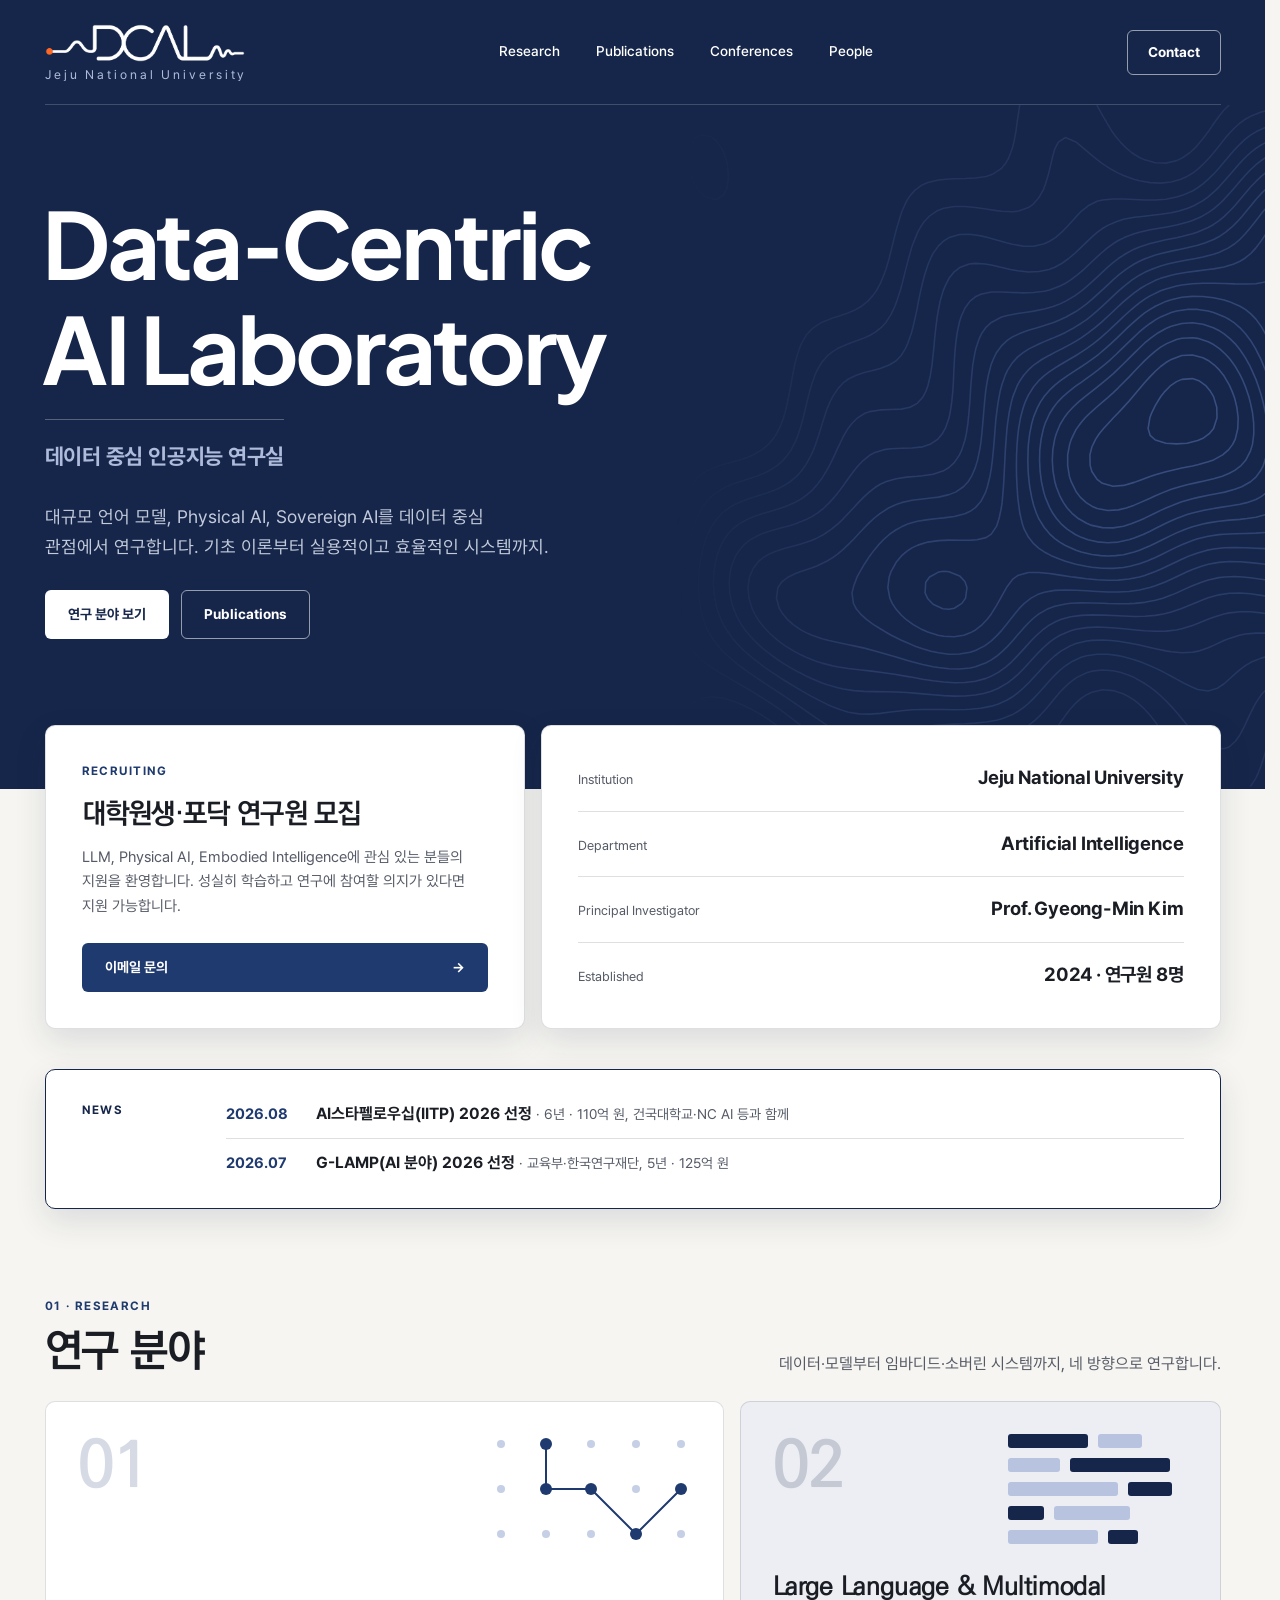
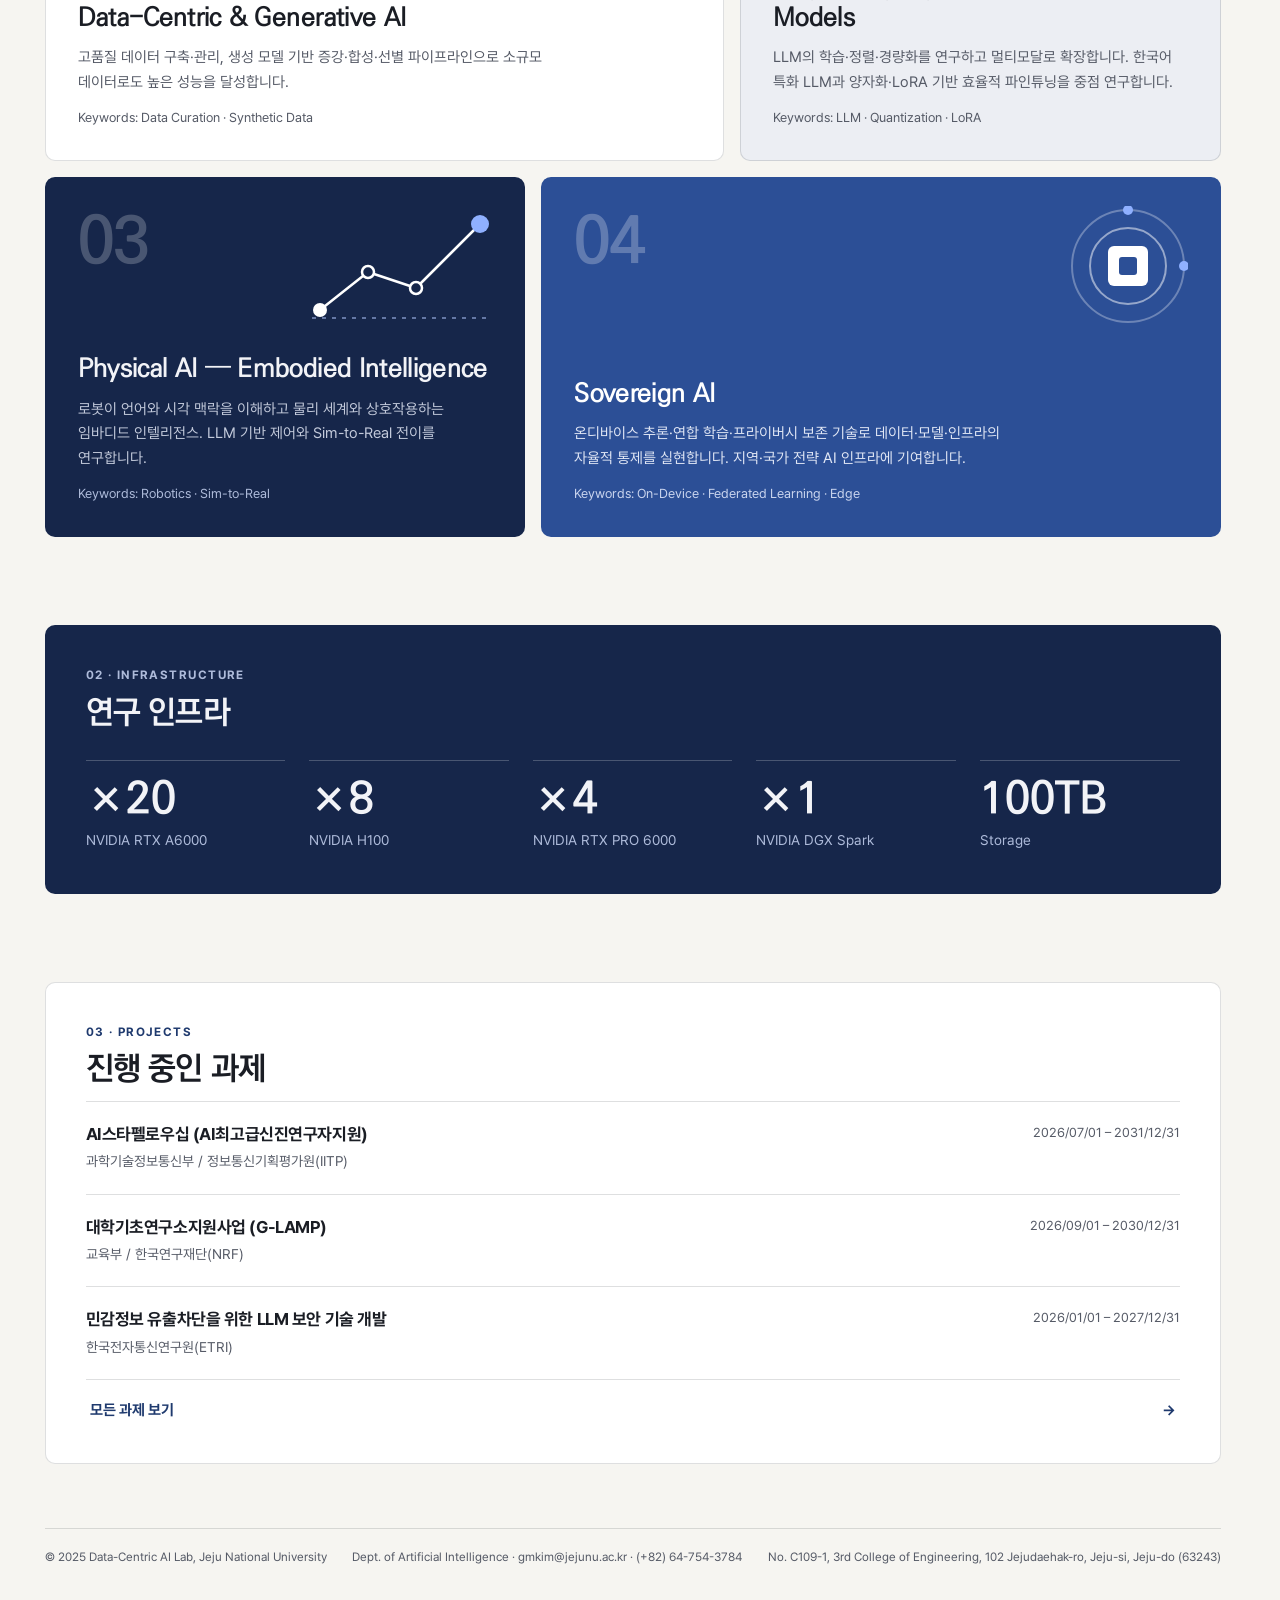
<file: index.html>
<!DOCTYPE html>
<html lang="ko">
<head>
  <meta charset="UTF-8" />
  <meta name="viewport" content="width=device-width, initial-scale=1.0" />
  <title>DCAL — Data-Centric AI Lab, Jeju National University</title>
  <link rel="preload" href="fonts/Pretendard-Regular.woff2" as="font" type="font/woff2" crossorigin />
  <link rel="preload" href="fonts/KoPubDotum-Bold.woff2" as="font" type="font/woff2" crossorigin />
  <link rel="stylesheet" href="style.css" />
  <link rel="icon" href="favicon.svg" type="image/svg+xml" />
  <link rel="icon" href="favicon.ico" sizes="48x48" />
  <link rel="apple-touch-icon" href="apple-touch-icon.png" />
</head>
<body class="home">

  <header class="nav">
    <div class="nav__inner">
      <a href="index.html" class="nav__logo">
        <img class="nav__logo-img" src="images/dcal-logo.png" alt="DCAL" />
        <svg class="nav__logo-sub" viewBox="0 0 200 13" aria-label="Jeju National University"><text x="0" y="10.5" textLength="200" lengthAdjust="spacing" fill="#AEBBDA" font-size="12.5">Jeju National University</text></svg>
      </a>
      <nav class="nav__links" aria-label="Main">
        <a href="research.html">Research</a>
        <a href="publications.html">Publications</a>
        <a href="conferences.html">Conferences</a>
        <a href="people.html">People</a>
      </nav>
      <a href="people.html#contact" class="btn btn--line btn--sm">Contact</a>
    </div>
  </header>

  <section class="herobar">
    <img class="herobar__art" src="images/hero-contours.svg" alt="" aria-hidden="true" />
    <div class="wrap herobar__in">
      <h1 class="wordmark">Data<span class="hy">-</span>Centric<br>AI Laboratory</h1>
      <div class="hero__sub"><span class="hero__ko">데이터 중심 인공지능 연구실</span></div>
      <p>대규모 언어 모델, Physical AI, Sovereign AI를 데이터 중심 관점에서 연구합니다. 기초 이론부터 실용적이고 효율적인 시스템까지.</p>
      <div class="hero__actions">
        <a href="#research" class="btn btn--white">연구 분야 보기</a>
        <a href="publications.html" class="btn btn--ghost">Publications</a>
      </div>
    </div>
  </section>

  <main class="wrap" style="padding-bottom:40px">
    <div class="bento hero">
      <aside class="c s5 recruit">
        <div class="recruit__body">
          <span class="label">Recruiting</span>
          <h2>대학원생·포닥 연구원 모집</h2>
          <p>LLM, Physical AI, Embodied Intelligence에 관심 있는 분들의 지원을 환영합니다. 성실히 학습하고 연구에 참여할 의지가 있다면 지원 가능합니다.</p>
        </div>
        <a href="mailto:gmkim@jejunu.ac.kr" class="btn btn--fill">이메일 문의 <span>→</span></a>
      </aside>

      <dl class="c s7 glance">
        <div><dt>Institution</dt><dd>Jeju National University</dd></div>
        <div><dt>Department</dt><dd>Artificial Intelligence</dd></div>
        <div><dt>Principal Investigator</dt><dd>Prof. Gyeong-Min Kim</dd></div>
        <div><dt>Established</dt><dd>2024 · 연구원 8명</dd></div>
      </dl>
    </div>

    <section class="newsbar">
      <div class="c newsbar__in">
        <div class="newsbar__head"><span class="label">News</span></div>
        <div class="newsbar__list">
          <div class="newsbar__row"><time>2026.08</time><span><b>AI스타펠로우십(IITP) 2026 선정</b> · 6년 · 110억 원, 건국대학교·NC AI 등과 함께</span></div>
          <div class="newsbar__row"><time>2026.07</time><span><b>G-LAMP(AI 분야) 2026 선정</b> · 교육부·한국연구재단, 5년 · 125억 원</span></div>
        </div>
      </div>
    </section>

    <section id="research" class="sec">
      <div class="sec-head">
        <div>
          <span class="label">01 · Research</span>
          <h2>연구 분야</h2>
        </div>
        <p>데이터·모델부터 임바디드·소버린 시스템까지, 네 방향으로 연구합니다.</p>
      </div>
      <div class="bento">
        <article class="c s7 rcard">
          <svg class="rcard__art" aria-hidden="true" width="200" height="110" viewBox="0 0 200 110" fill="none">
            <g fill="#C5CFE6"><circle cx="10" cy="10" r="4"/><circle cx="55" cy="10" r="4"/><circle cx="100" cy="10" r="4"/><circle cx="145" cy="10" r="4"/><circle cx="190" cy="10" r="4"/><circle cx="10" cy="55" r="4"/><circle cx="55" cy="55" r="4"/><circle cx="100" cy="55" r="4"/><circle cx="145" cy="55" r="4"/><circle cx="190" cy="55" r="4"/><circle cx="10" cy="100" r="4"/><circle cx="55" cy="100" r="4"/><circle cx="100" cy="100" r="4"/><circle cx="145" cy="100" r="4"/><circle cx="190" cy="100" r="4"/></g>
            <path d="M55 10 L55 55 L100 55 L145 100 L190 55" stroke="#1F3A6E" stroke-width="2"/>
            <g fill="#1F3A6E"><circle cx="55" cy="10" r="6"/><circle cx="55" cy="55" r="6"/><circle cx="100" cy="55" r="6"/><circle cx="145" cy="100" r="6"/><circle cx="190" cy="55" r="6"/></g>
          </svg>
          <div class="rcard__num">01</div>
          <div class="rcard__body">
            <h3 class="rcard__title">Data-Centric &amp; Generative AI</h3>
            <p class="rcard__desc">고품질 데이터 구축·관리, 생성 모델 기반 증강·합성·선별 파이프라인으로 소규모 데이터로도 높은 성능을 달성합니다.</p>
            <p class="rcard__kw">Keywords: Data Curation · Synthetic Data</p>
          </div>
        </article>

        <article class="c s5 c--tint rcard">
          <svg class="rcard__art" aria-hidden="true" width="180" height="110" viewBox="0 0 180 110" fill="none">
            <rect x="0" y="0" width="80" height="14" rx="3" fill="#16264A"/><rect x="90" y="0" width="44" height="14" rx="3" fill="#B7C3DF"/>
            <rect x="0" y="24" width="52" height="14" rx="3" fill="#B7C3DF"/><rect x="62" y="24" width="100" height="14" rx="3" fill="#16264A"/>
            <rect x="0" y="48" width="110" height="14" rx="3" fill="#B7C3DF"/><rect x="120" y="48" width="44" height="14" rx="3" fill="#16264A"/>
            <rect x="0" y="72" width="36" height="14" rx="3" fill="#16264A"/><rect x="46" y="72" width="76" height="14" rx="3" fill="#B7C3DF"/>
            <rect x="0" y="96" width="90" height="14" rx="3" fill="#B7C3DF"/><rect x="100" y="96" width="30" height="14" rx="3" fill="#16264A"/>
          </svg>
          <div class="rcard__num">02</div>
          <div class="rcard__body">
            <h3 class="rcard__title">Large Language &amp; Multimodal Models</h3>
            <p class="rcard__desc">LLM의 학습·정렬·경량화를 연구하고 멀티모달로 확장합니다. 한국어 특화 LLM과 양자화·LoRA 기반 효율적 파인튜닝을 중점 연구합니다.</p>
            <p class="rcard__kw">Keywords: LLM · Quantization · LoRA</p>
          </div>
        </article>

        <article class="c s5 c--navy rcard">
          <svg class="rcard__art" aria-hidden="true" width="180" height="110" viewBox="0 0 180 110" fill="none">
            <path d="M8 100 L56 62 L104 78 L168 14" stroke="#fff" stroke-width="2.5" stroke-linecap="round" stroke-linejoin="round"/>
            <path d="M0 108 H180" stroke="#7F93C4" stroke-width="1.5" stroke-dasharray="4 6"/>
            <circle cx="8" cy="100" r="7" fill="#fff"/><circle cx="56" cy="62" r="6" fill="#16264A" stroke="#fff" stroke-width="2.5"/><circle cx="104" cy="78" r="6" fill="#16264A" stroke="#fff" stroke-width="2.5"/><circle cx="168" cy="14" r="9" fill="#8FB0FF"/>
          </svg>
          <div class="rcard__num">03</div>
          <div class="rcard__body">
            <h3 class="rcard__title">Physical AI — Embodied Intelligence</h3>
            <p class="rcard__desc">로봇이 언어와 시각 맥락을 이해하고 물리 세계와 상호작용하는 임바디드 인텔리전스. LLM 기반 제어와 Sim-to-Real 전이를 연구합니다.</p>
            <p class="rcard__kw">Keywords: Robotics · Sim-to-Real</p>
          </div>
        </article>

        <article class="c s7 c--blue rcard">
          <svg class="rcard__art" aria-hidden="true" width="120" height="120" viewBox="0 0 120 120" fill="none" style="top:28px">
            <circle cx="60" cy="60" r="56" stroke="#fff" opacity=".3" stroke-width="2"/><circle cx="60" cy="60" r="38" stroke="#fff" opacity=".5" stroke-width="2"/>
            <rect x="40" y="40" width="40" height="40" rx="6" fill="#fff"/><rect x="51" y="51" width="18" height="18" rx="3" fill="#2C4F96"/>
            <circle cx="60" cy="4" r="5" fill="#8FB0FF"/><circle cx="116" cy="60" r="5" fill="#8FB0FF"/>
          </svg>
          <div class="rcard__num">04</div>
          <div class="rcard__body">
            <h3 class="rcard__title">Sovereign AI</h3>
            <p class="rcard__desc">온디바이스 추론·연합 학습·프라이버시 보존 기술로 데이터·모델·인프라의 자율적 통제를 실현합니다. 지역·국가 전략 AI 인프라에 기여합니다.</p>
            <p class="rcard__kw">Keywords: On-Device · Federated Learning · Edge</p>
          </div>
        </article>
      </div>
    </section>

    <section class="sec">
      <div class="c c--navy panel infra">
        <span class="label">02 · Infrastructure</span>
        <h2>연구 인프라</h2>
        <dl class="infra__grid">
          <div><dd>×20</dd><dt>NVIDIA RTX A6000</dt></div>
          <div><dd>×8</dd><dt>NVIDIA H100</dt></div>
          <div><dd>×4</dd><dt>NVIDIA RTX PRO 6000</dt></div>
          <div><dd>×1</dd><dt>NVIDIA DGX Spark</dt></div>
          <div><dd>100TB</dd><dt>Storage</dt></div>
        </dl>
      </div>
    </section>

    <section class="sec">
      <div class="c s12 panel">
        <div class="panel__head">
          <div>
            <span class="label">03 · Projects</span>
            <h2>진행 중인 과제</h2>
          </div>
        </div>
        <div class="prow">
          <div><h3 class="prow__title">AI스타펠로우십 (AI최고급신진연구자지원)</h3><p class="prow__sub">과학기술정보통신부 / 정보통신기획평가원(IITP)</p></div>
          <div class="prow__date">2026/07/01 – 2031/12/31</div>
        </div>
        <div class="prow">
          <div><h3 class="prow__title">대학기초연구소지원사업 (G-LAMP)</h3><p class="prow__sub">교육부 / 한국연구재단(NRF)</p></div>
          <div class="prow__date">2026/09/01 – 2030/12/31</div>
        </div>
        <div class="prow">
          <div><h3 class="prow__title">민감정보 유출차단을 위한 LLM 보안 기술 개발</h3><p class="prow__sub">한국전자통신연구원(ETRI)</p></div>
          <div class="prow__date">2026/01/01 – 2027/12/31</div>
        </div>
        <a href="research.html" class="viewall"><span>모든 과제 보기</span><span aria-hidden="true">→</span></a>
      </div>
    </section>
  </main>

  <footer class="footer">
    <div class="footer__inner">
      <span>© 2025 Data-Centric AI Lab, Jeju National University</span>
      <span>Dept. of Artificial Intelligence · <a href="mailto:gmkim@jejunu.ac.kr">gmkim@jejunu.ac.kr</a> · (+82) 64-754-3784</span>
      <span>No. C109-1, 3rd College of Engineering, 102 Jejudaehak-ro, Jeju-si, Jeju-do (63243)</span>
    </div>
  </footer>

  <script src="scroll.js"></script>
</body>
</html>
</file>
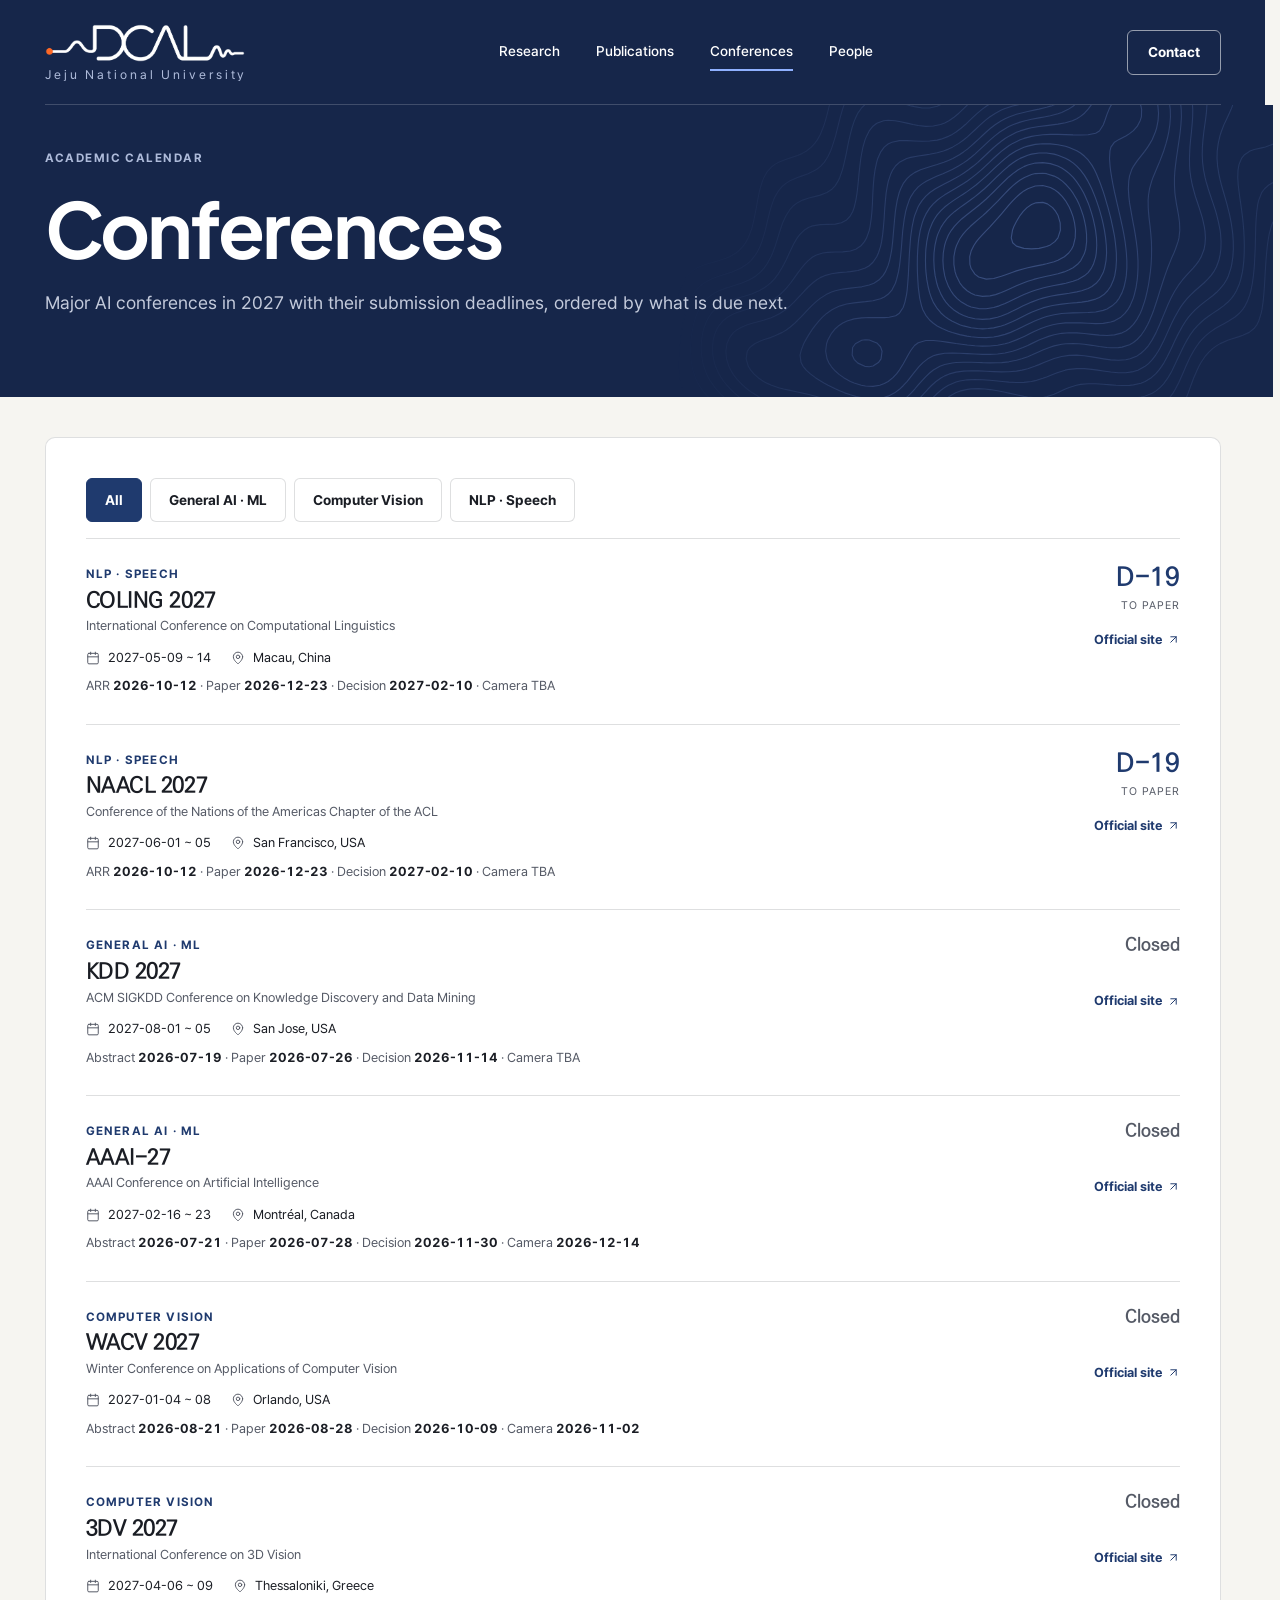
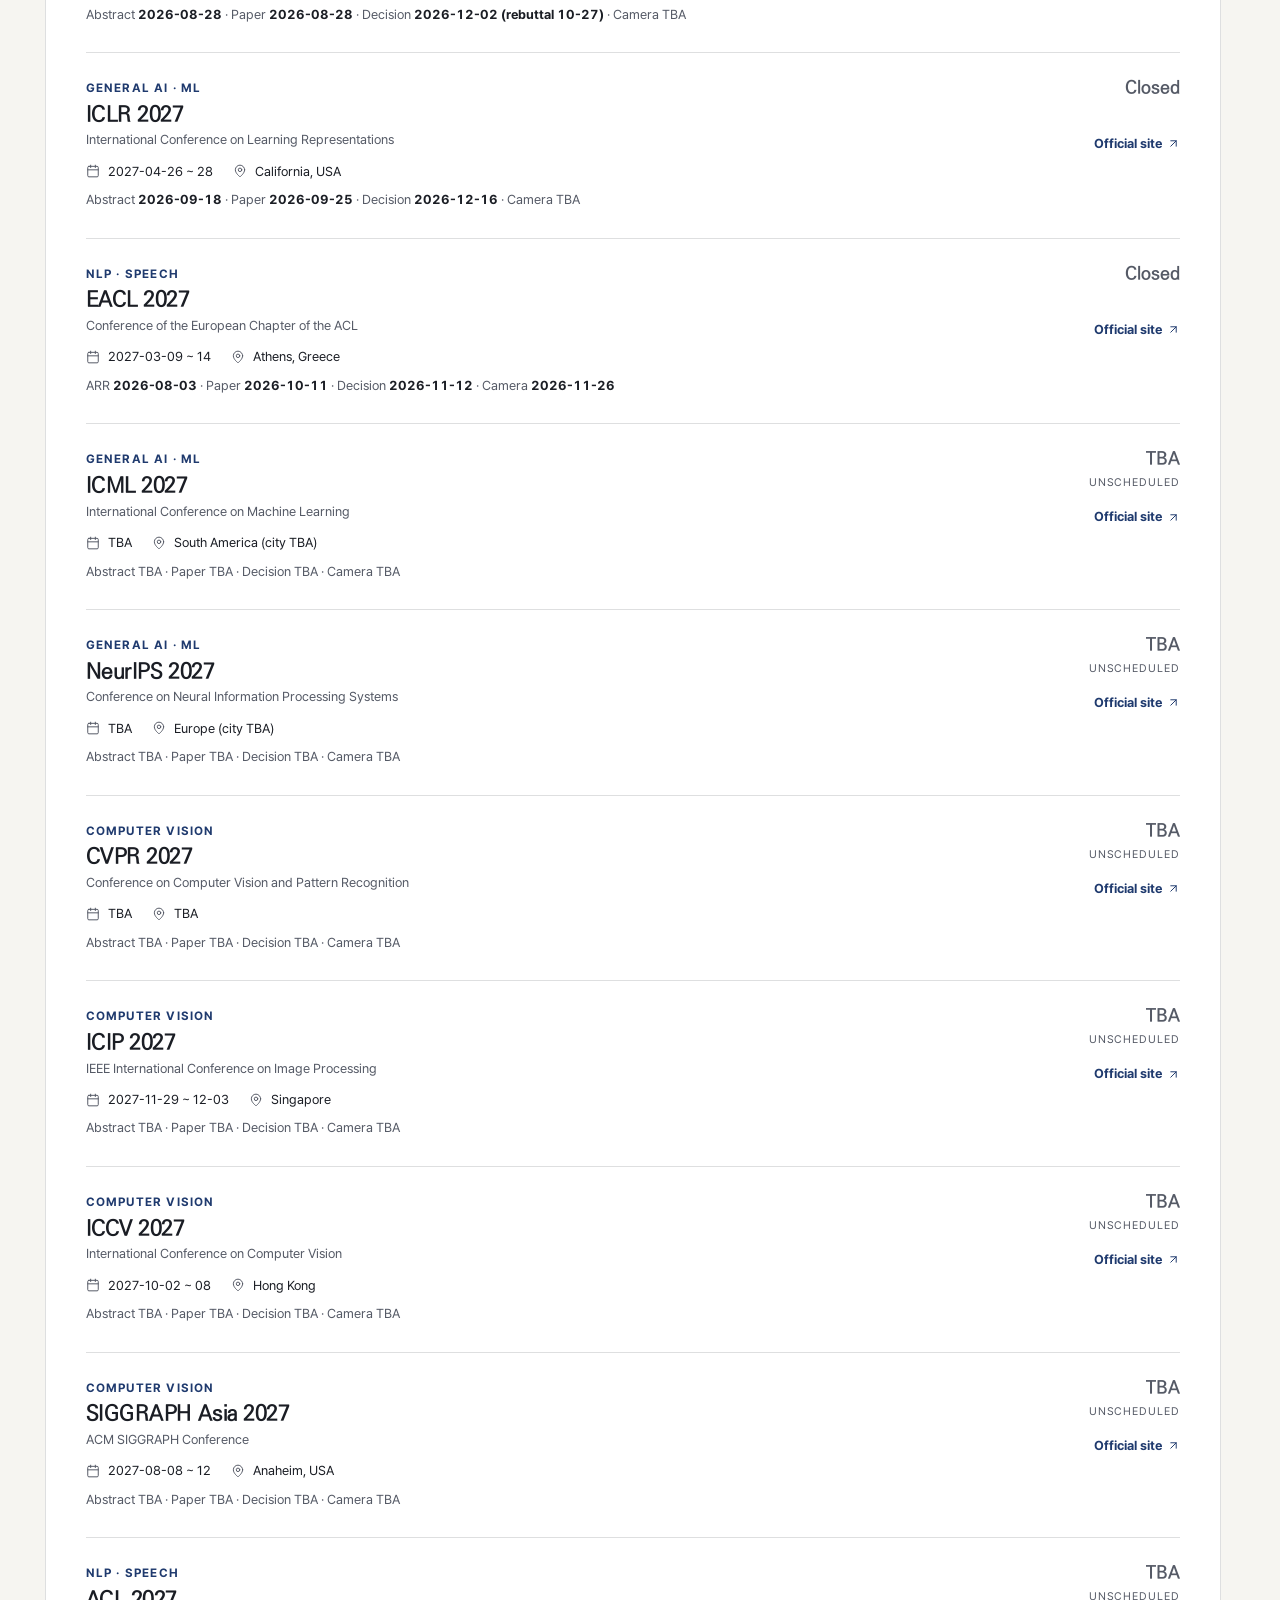
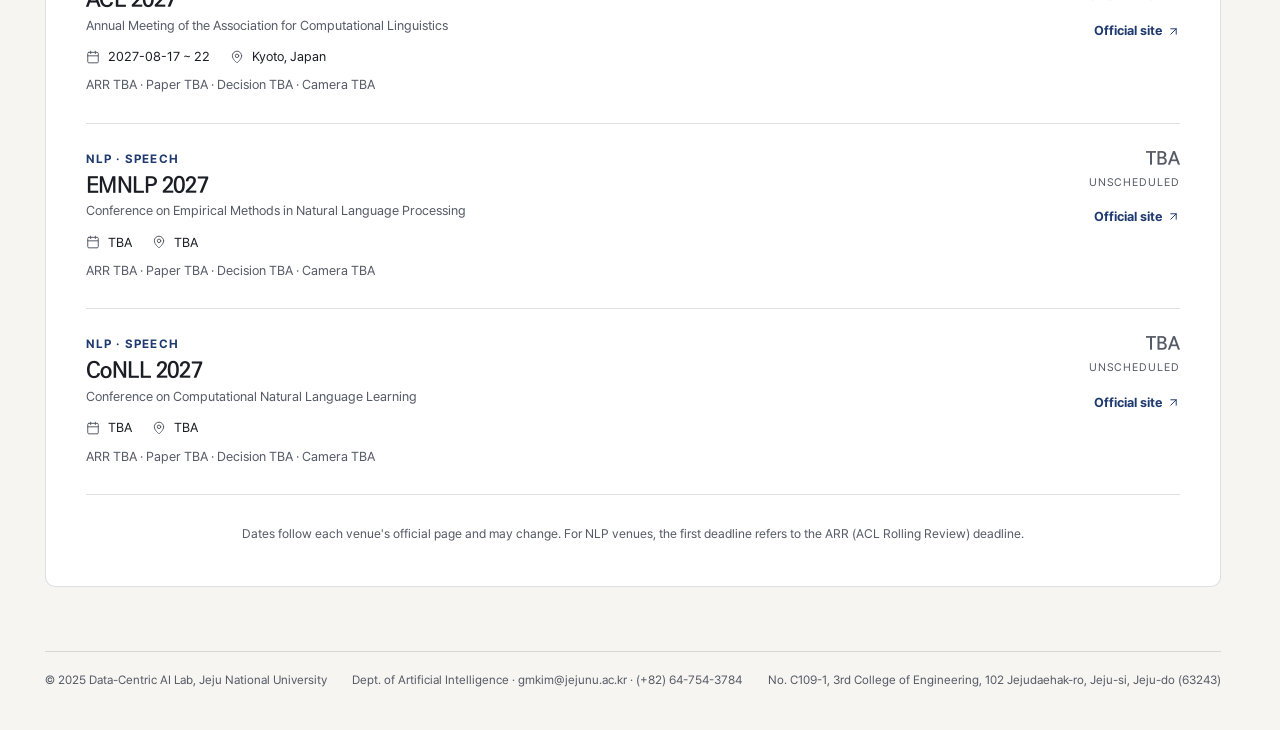
<file: conferences.html>
<!DOCTYPE html>
<html lang="en">
<head>
  <meta charset="UTF-8" />
  <meta name="viewport" content="width=device-width, initial-scale=1.0" />
  <title>Conferences — DCAL</title>
  <link rel="preload" href="fonts/Pretendard-Regular.woff2" as="font" type="font/woff2" crossorigin />
  <link rel="preload" href="fonts/KoPubDotum-Bold.woff2" as="font" type="font/woff2" crossorigin />
  <link rel="stylesheet" href="style.css" />
  <link rel="icon" href="favicon.svg" type="image/svg+xml" />
  <link rel="icon" href="favicon.ico" sizes="48x48" />
  <link rel="apple-touch-icon" href="apple-touch-icon.png" />
</head>
<body>

  <header class="nav">
    <div class="nav__inner">
      <a href="index.html" class="nav__logo">
        <img class="nav__logo-img" src="images/dcal-logo.png" alt="DCAL" />
        <svg class="nav__logo-sub" viewBox="0 0 200 13" aria-label="Jeju National University"><text x="0" y="10.5" textLength="200" lengthAdjust="spacing" fill="#AEBBDA" font-size="12.5">Jeju National University</text></svg>
      </a>
      <nav class="nav__links" aria-label="Main">
        <a href="research.html">Research</a>
        <a href="publications.html">Publications</a>
        <a href="conferences.html" class="active">Conferences</a>
        <a href="people.html">People</a>
      </nav>
      <a href="people.html#contact" class="btn btn--line btn--sm">Contact</a>
    </div>
  </header>

  <main class="wrap" style="padding-bottom:40px">
    <section class="page-head">
      <span class="label">Academic Calendar</span>
      <h1>Conferences</h1>
      <p>Major AI conferences in 2027 with their submission deadlines, ordered by what is due next.</p>
    </section>

    <section class="c panel">
      <div class="filter-bar">
        <button class="filter-btn active" data-filter="all">All</button>
        <button class="filter-btn" data-filter="AIML">General AI · ML</button>
        <button class="filter-btn" data-filter="CV">Computer Vision</button>
        <button class="filter-btn" data-filter="NLP">NLP · Speech</button>
      </div>
      <div class="conf-list" id="confList"></div>
      <div class="conf-empty" id="confEmpty">No conferences in this category.</div>
      <p class="conf-note">Dates follow each venue's official page and may change. For NLP venues, the first deadline refers to the ARR (ACL Rolling Review) deadline.</p>
    </section>
  </main>

  <footer class="footer">
    <div class="footer__inner">
      <span>© 2025 Data-Centric AI Lab, Jeju National University</span>
      <span>Dept. of Artificial Intelligence · <a href="mailto:gmkim@jejunu.ac.kr">gmkim@jejunu.ac.kr</a> · (+82) 64-754-3784</span>
      <span>No. C109-1, 3rd College of Engineering, 102 Jejudaehak-ro, Jeju-si, Jeju-do (63243)</span>
    </div>
  </footer>

  <script>
  /* =============================================================
     CONFERENCE DATA — editing guide
     -------------------------------------------------------------
     • Add / edit a conference by changing the array below.
     • cat  : 'AIML' | 'CV' | 'NLP'
     • Dates in 'YYYY-MM-DD' auto-compute the D-day. Use 'TBA' if unknown.
     • absLabel : label for the first deadline ('Abstract', or 'ARR' for NLP).
     • paper : the value used to compute the D-day (the primary deadline).
     ============================================================= */
  const CONFERENCES = [
    // ===== General AI / ML =====
    { cat:'AIML', short:'AAAI-27', full:'AAAI Conference on Artificial Intelligence',
      dates:'2027-02-16 ~ 23', loc:'Montréal, Canada',
      absLabel:'Abstract', abs:'2026-07-21', paper:'2026-07-28', decision:'2026-11-30', camera:'2026-12-14',
      url:'https://aaai.org/conference/aaai/aaai-27/main-technical-track-call/' },
    { cat:'AIML', short:'ICLR 2027', full:'International Conference on Learning Representations',
      dates:'2027-04-26 ~ 28', loc:'California, USA',
      absLabel:'Abstract', abs:'2026-09-18', paper:'2026-09-25', decision:'2026-12-16', camera:'TBA',
      url:'https://iclr.cc/Conferences/2027/Dates' },
    { cat:'AIML', short:'ICML 2027', full:'International Conference on Machine Learning',
      dates:'TBA', loc:'South America (city TBA)',
      absLabel:'Abstract', abs:'TBA', paper:'TBA', decision:'TBA', camera:'TBA',
      url:'https://icml.cc/Conferences/FutureMeetings' },
    { cat:'AIML', short:'KDD 2027', full:'ACM SIGKDD Conference on Knowledge Discovery and Data Mining',
      dates:'2027-08-01 ~ 05', loc:'San Jose, USA',
      absLabel:'Abstract', abs:'2026-07-19', paper:'2026-07-26', decision:'2026-11-14', camera:'TBA',
      url:'https://kdd2027.kdd.org/' },
    { cat:'AIML', short:'NeurIPS 2027', full:'Conference on Neural Information Processing Systems',
      dates:'TBA', loc:'Europe (city TBA)',
      absLabel:'Abstract', abs:'TBA', paper:'TBA', decision:'TBA', camera:'TBA',
      url:'https://neurips.cc/Conferences/FutureMeetings' },

    // ===== Computer Vision =====
    { cat:'CV', short:'WACV 2027', full:'Winter Conference on Applications of Computer Vision',
      dates:'2027-01-04 ~ 08', loc:'Orlando, USA',
      absLabel:'Abstract', abs:'2026-08-21', paper:'2026-08-28', decision:'2026-10-09', camera:'2026-11-02',
      url:'https://wacv.thecvf.com/Conferences/2027/Dates' },
    { cat:'CV', short:'3DV 2027', full:'International Conference on 3D Vision',
      dates:'2027-04-06 ~ 09', loc:'Thessaloniki, Greece',
      absLabel:'Abstract', abs:'2026-08-28', paper:'2026-08-28', decision:'2026-12-02 (rebuttal 10-27)', camera:'TBA',
      url:'https://3dvconf.github.io/2027/' },
    { cat:'CV', short:'CVPR 2027', full:'Conference on Computer Vision and Pattern Recognition',
      dates:'TBA', loc:'TBA',
      absLabel:'Abstract', abs:'TBA', paper:'TBA', decision:'TBA', camera:'TBA',
      url:'https://www.thecvf.com/?p=137' },
    { cat:'CV', short:'ICIP 2027', full:'IEEE International Conference on Image Processing',
      dates:'2027-11-29 ~ 12-03', loc:'Singapore',
      absLabel:'Abstract', abs:'TBA', paper:'TBA', decision:'TBA', camera:'TBA',
      url:'https://signalprocessingsociety.org/events/2027-ieee-international-conference-image-processing-icip' },
    { cat:'CV', short:'ICCV 2027', full:'International Conference on Computer Vision',
      dates:'2027-10-02 ~ 08', loc:'Hong Kong',
      absLabel:'Abstract', abs:'TBA', paper:'TBA', decision:'TBA', camera:'TBA',
      url:'https://www.thecvf.com/?p=137' },
    { cat:'CV', short:'SIGGRAPH Asia 2027', full:'ACM SIGGRAPH Conference',
      dates:'2027-08-08 ~ 12', loc:'Anaheim, USA',
      absLabel:'Abstract', abs:'TBA', paper:'TBA', decision:'TBA', camera:'TBA',
      url:'https://asia.siggraph.org/2026/about-the-event/siggraph-asia-2027/' },

    // ===== NLP & Speech =====
    { cat:'NLP', short:'EACL 2027', full:'Conference of the European Chapter of the ACL',
      dates:'2027-03-09 ~ 14', loc:'Athens, Greece',
      absLabel:'ARR', abs:'2026-08-03', paper:'2026-10-11', decision:'2026-11-12', camera:'2026-11-26',
      url:'https://2027.eacl.org/calls/papers/' },
    { cat:'NLP', short:'COLING 2027', full:'International Conference on Computational Linguistics',
      dates:'2027-05-09 ~ 14', loc:'Macau, China',
      absLabel:'ARR', abs:'2026-10-12', paper:'2026-12-23', decision:'2027-02-10', camera:'TBA',
      url:'https://2027.coling-iccl.org/' },
    { cat:'NLP', short:'ACL 2027', full:'Annual Meeting of the Association for Computational Linguistics',
      dates:'2027-08-17 ~ 22', loc:'Kyoto, Japan',
      absLabel:'ARR', abs:'TBA', paper:'TBA', decision:'TBA', camera:'TBA',
      url:'https://2027.aclweb.org/' },
    { cat:'NLP', short:'NAACL 2027', full:'Conference of the Nations of the Americas Chapter of the ACL',
      dates:'2027-06-01 ~ 05', loc:'San Francisco, USA',
      absLabel:'ARR', abs:'2026-10-12', paper:'2026-12-23', decision:'2027-02-10', camera:'TBA',
      url:'https://2027.naacl.org/calls/main_conference_papers/' },
    { cat:'NLP', short:'EMNLP 2027', full:'Conference on Empirical Methods in Natural Language Processing',
      dates:'TBA', loc:'TBA',
      absLabel:'ARR', abs:'TBA', paper:'TBA', decision:'TBA', camera:'TBA',
      url:'https://2027.eacl.org/calls/workshops/' },
    { cat:'NLP', short:'CoNLL 2027', full:'Conference on Computational Natural Language Learning',
      dates:'TBA', loc:'TBA',
      absLabel:'ARR', abs:'TBA', paper:'TBA', decision:'TBA', camera:'TBA',
      url:'https://www.conll.org/' },
  ];

  const CAT_LABEL = { AIML:'General AI · ML', CV:'Computer Vision', NLP:'NLP · Speech' };

  const ICON_PIN = '<svg viewBox="0 0 24 24" fill="none" stroke="currentColor" stroke-width="1.7" stroke-linecap="round" stroke-linejoin="round"><path d="M20 10c0 6-8 12-8 12s-8-6-8-12a8 8 0 0 1 16 0Z"/><circle cx="12" cy="10" r="3"/></svg>';
  const ICON_CAL = '<svg viewBox="0 0 24 24" fill="none" stroke="currentColor" stroke-width="1.7" stroke-linecap="round" stroke-linejoin="round"><rect x="3" y="4" width="18" height="18" rx="2"/><path d="M16 2v4M8 2v4M3 10h18"/></svg>';
  const ICON_EXT = '<svg viewBox="0 0 24 24" fill="none" stroke="currentColor" stroke-width="1.8" stroke-linecap="round" stroke-linejoin="round"><path d="M7 7h10v10"/><path d="M7 17 17 7"/></svg>';

  const MS_DAY = 86400000;
  const today = new Date(); today.setHours(0,0,0,0);
  const isDate = v => /^\d{4}-\d{2}-\d{2}/.test(v);
  const esc = s => String(s).replace(/[&<>"]/g, c => ({'&':'&amp;','<':'&lt;','>':'&gt;','"':'&quot;'}[c]));

  function daysLeft(v){
    if(!isDate(v)) return null;
    const d = new Date(v.slice(0,10)); d.setHours(0,0,0,0);
    return Math.round((d - today) / MS_DAY);
  }

  // states: urgent (≤ D-14) · open (> D-14) · closed · tba
  function ddayInfo(paper){
    const n = daysLeft(paper);
    if(n === null) return { state:'tba', num:'TBA', cap:'unscheduled' };
    if(n < 0)      return { state:'closed', num:'Closed', cap:'' };
    if(n === 0)    return { state:'urgent', num:'D-DAY', cap:'to paper' };
    if(n <= 14)    return { state:'urgent', num:'D-'+n, cap:'to paper' };
    return { state:'open', num:'D-'+n, cap:'to paper' };
  }

  function dl(label, val){
    return esc(label) + ' ' + (isDate(val)
      ? '<b>'+esc(val)+'</b>'
      : '<span class="tba">'+esc(val)+'</span>');
  }

  function rowHtml(c){
    const d = ddayInfo(c.paper);
    const linkOk = /^https?:/.test(c.url || '');
    const nameEl = linkOk
      ? '<a class="conf-name" href="'+esc(c.url)+'" target="_blank" rel="noopener">'+esc(c.short)+'</a>'
      : '<span class="conf-name">'+esc(c.short)+'</span>';
    const linkEl = linkOk
      ? '<a class="conf-link" href="'+esc(c.url)+'" target="_blank" rel="noopener">Official site'+ICON_EXT+'</a>'
      : '<span class="conf-link is-disabled">Link pending'+ICON_EXT+'</span>';
    return '<article class="conf-row" data-cat="'+c.cat+'">'
      + '<div class="conf-row__main">'
      +   '<div class="conf-cat">'+esc(CAT_LABEL[c.cat])+'</div>'
      +   nameEl
      +   '<div class="conf-full">'+esc(c.full)+'</div>'
      +   '<div class="conf-meta"><span>'+ICON_CAL+esc(c.dates)+'</span><span>'+ICON_PIN+esc(c.loc)+'</span></div>'
      +   '<div class="conf-deadlines">'+[dl(c.absLabel,c.abs),dl('Paper',c.paper),dl('Decision',c.decision),dl('Camera',c.camera)].join(' &middot; ')+'</div>'
      + '</div>'
      + '<div class="conf-side">'
      +   '<div class="conf-dday is-'+d.state+'">'+d.num+'</div>'
      +   '<div class="conf-ddaycap">'+d.cap+'</div>'
      +   linkEl
      + '</div>'
      + '</article>';
  }

  // sort: soonest paper deadline first → open → closed → TBA
  function sortKey(c){
    const n = daysLeft(c.paper);
    if(n === null) return 1e9;
    if(n < 0) return 1e8 + n;
    return n;
  }

  const list = document.getElementById('confList');
  const sorted = [...CONFERENCES].sort((a,b)=> sortKey(a) - sortKey(b));
  list.innerHTML = sorted.map(rowHtml).join('');

  // filter
  const empty = document.getElementById('confEmpty');
  document.querySelectorAll('.filter-btn').forEach(btn => {
    btn.addEventListener('click', () => {
      document.querySelectorAll('.filter-btn').forEach(b => b.classList.remove('active'));
      btn.classList.add('active');
      const f = btn.dataset.filter;
      let shown = 0;
      document.querySelectorAll('.conf-row').forEach(row => {
        const ok = (f === 'all' || row.dataset.cat === f);
        row.hidden = !ok;
        if(ok) shown++;
      });
      empty.style.display = shown ? 'none' : 'block';
    });
  });
  </script>
  <script src="scroll.js"></script>
</body>
</html>
</file>
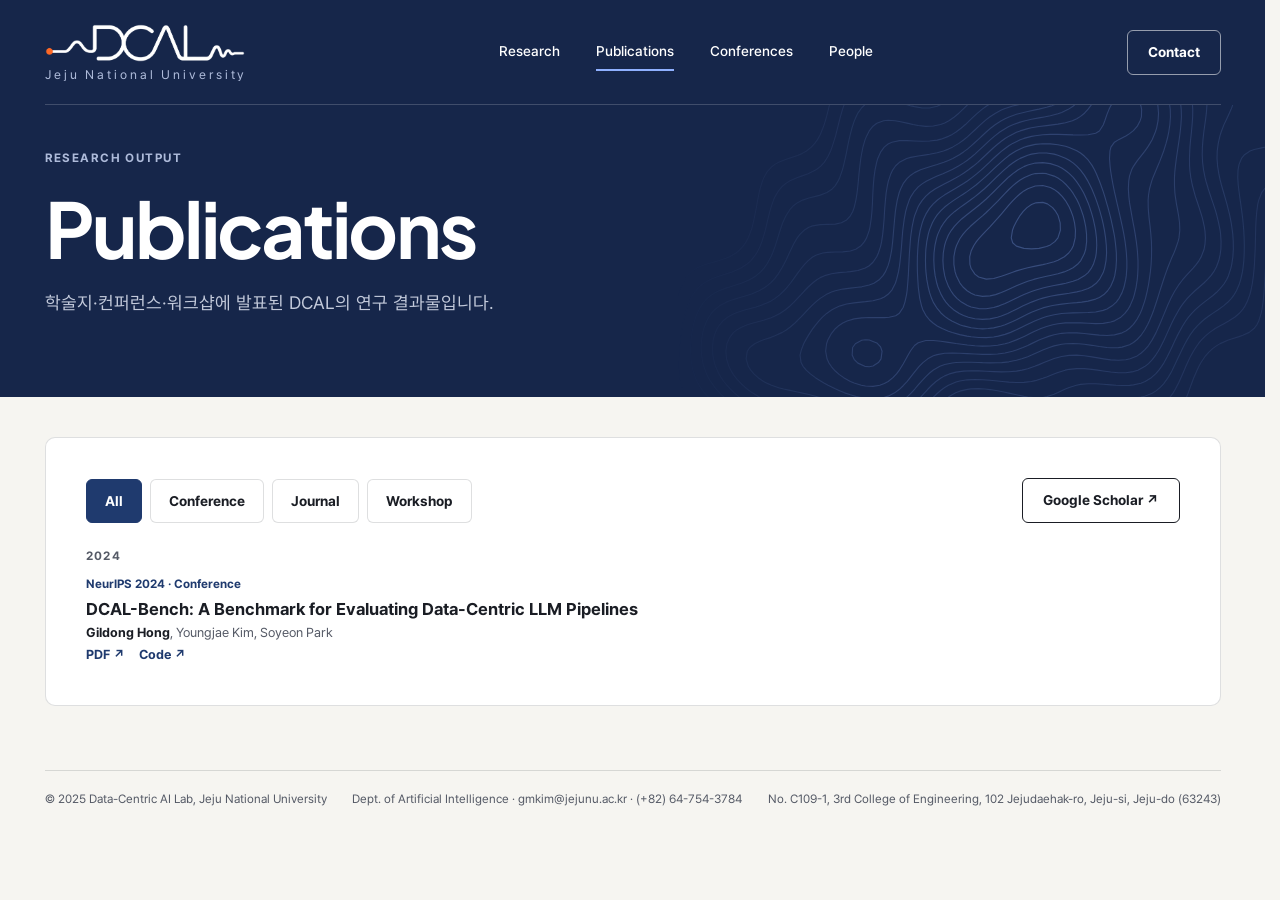
<file: publications.html>
<!DOCTYPE html>
<html lang="ko">
<head>
  <meta charset="UTF-8" />
  <meta name="viewport" content="width=device-width, initial-scale=1.0" />
  <title>Publications — DCAL</title>
  <link rel="preload" href="fonts/Pretendard-Regular.woff2" as="font" type="font/woff2" crossorigin />
  <link rel="preload" href="fonts/KoPubDotum-Bold.woff2" as="font" type="font/woff2" crossorigin />
  <link rel="stylesheet" href="style.css" />
  <link rel="icon" href="favicon.svg" type="image/svg+xml" />
  <link rel="icon" href="favicon.ico" sizes="48x48" />
  <link rel="apple-touch-icon" href="apple-touch-icon.png" />
</head>
<body>

  <header class="nav">
    <div class="nav__inner">
      <a href="index.html" class="nav__logo">
        <img class="nav__logo-img" src="images/dcal-logo.png" alt="DCAL" />
        <svg class="nav__logo-sub" viewBox="0 0 200 13" aria-label="Jeju National University"><text x="0" y="10.5" textLength="200" lengthAdjust="spacing" fill="#AEBBDA" font-size="12.5">Jeju National University</text></svg>
      </a>
      <nav class="nav__links" aria-label="Main">
        <a href="research.html">Research</a>
        <a href="publications.html" class="active">Publications</a>
        <a href="conferences.html">Conferences</a>
        <a href="people.html">People</a>
      </nav>
      <a href="people.html#contact" class="btn btn--line btn--sm">Contact</a>
    </div>
  </header>

  <main class="wrap" style="padding-bottom:40px">
    <section class="page-head">
      <span class="label">Research Output</span>
      <h1>Publications</h1>
      <p>학술지·컨퍼런스·워크샵에 발표된 DCAL의 연구 결과물입니다.</p>
    </section>

    <section class="c panel">
      <div class="filter-bar">
        <button class="filter-btn active" data-filter="all">All</button>
        <button class="filter-btn" data-filter="conf">Conference</button>
        <button class="filter-btn" data-filter="journal">Journal</button>
        <button class="filter-btn" data-filter="workshop">Workshop</button>
        <a href="https://scholar.google.com/citations?user=fsIXBtMAAAAJ&amp;hl=ko" class="btn btn--line btn--sm scholar" target="_blank" rel="noopener">Google Scholar ↗</a>
      </div>

      <!-- ===== 편집 가이드 =====
               논문 추가: 아래 <div class="pitem">…</div> 블록을 복사해 붙여넣고
                 - data-type: conf | journal | workshop 중 선택
                 - .pven: 발표처(예: NeurIPS 2024 · Conference)
                 - .ptitle: 논문 제목
                 - .pauth: 저자 (첫 저자는 <b>…</b>로 감싸면 굵게)
                 - .plink href: 실제 URL
               ======================= -->

      <p class="pub-year">2024</p>
          <div class="plist">

            <div class="pitem" data-type="conf">
              <div>
                <div class="pven">NeurIPS 2024 · Conference</div>
                <div class="ptitle">DCAL-Bench: A Benchmark for Evaluating Data-Centric LLM Pipelines</div>
                <div class="pauth"><b>Gildong Hong</b>, Youngjae Kim, Soyeon Park</div>
              </div>
              <div class="plinks">
                <a class="plink" href="#">PDF ↗</a>
                <a class="plink" href="#">Code ↗</a>
              </div>
            </div>

          </div>

        </div>
      
    </section>
  </main>
<script>
    document.querySelectorAll('.filter-btn').forEach(function(btn){
      btn.addEventListener('click', function(){
        document.querySelectorAll('.filter-btn').forEach(function(b){b.classList.remove('active');});
        btn.classList.add('active');
        var f = btn.dataset.filter;
        document.querySelectorAll('.pitem').forEach(function(it){
          it.hidden = !(f === 'all' || it.dataset.type === f);
        });
      });
    });
  </script>
  <footer class="footer">
    <div class="footer__inner">
      <span>© 2025 Data-Centric AI Lab, Jeju National University</span>
      <span>Dept. of Artificial Intelligence · <a href="mailto:gmkim@jejunu.ac.kr">gmkim@jejunu.ac.kr</a> · (+82) 64-754-3784</span>
      <span>No. C109-1, 3rd College of Engineering, 102 Jejudaehak-ro, Jeju-si, Jeju-do (63243)</span>
    </div>
  </footer>

  <script src="scroll.js"></script>
</body>
</html>
</file>
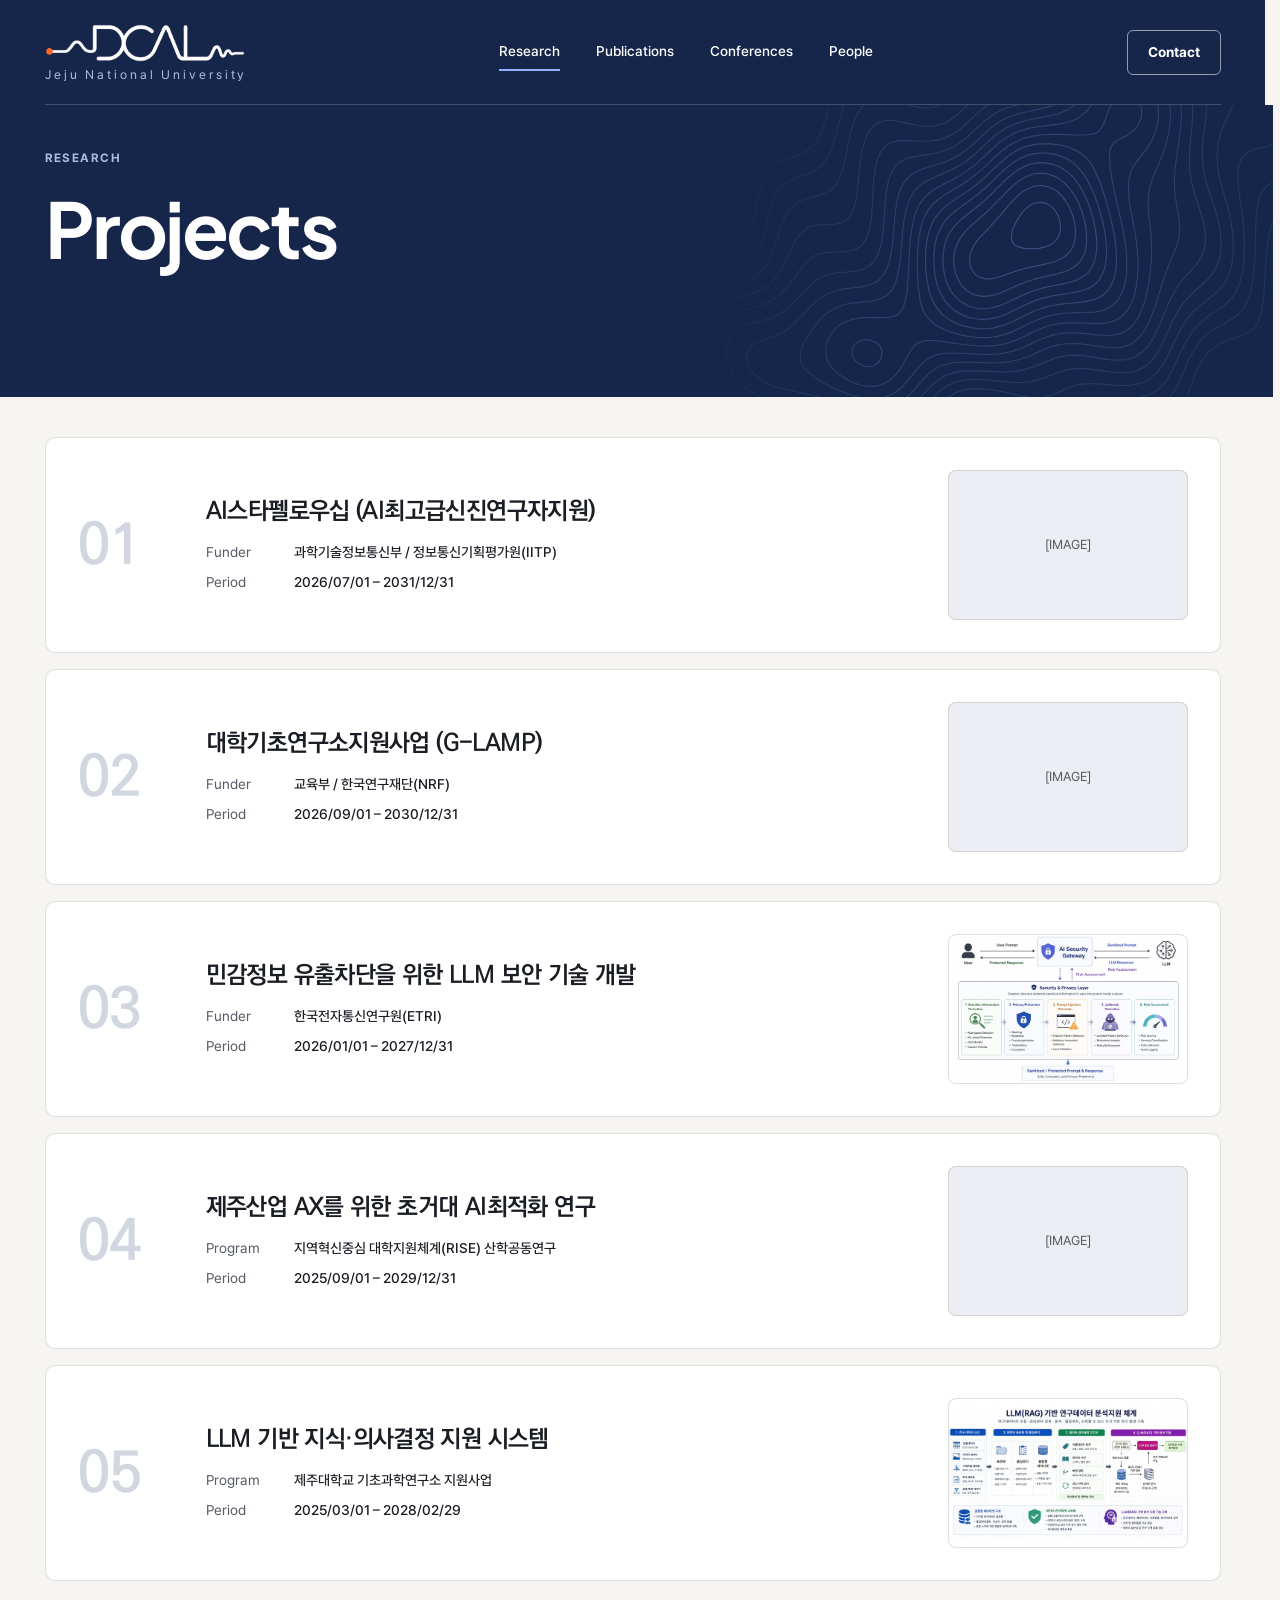
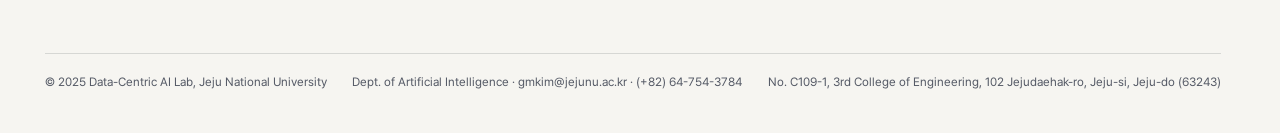
<file: research.html>
<!DOCTYPE html>
<html lang="ko">
<head>
  <meta charset="UTF-8" />
  <meta name="viewport" content="width=device-width, initial-scale=1.0" />
  <title>Research — DCAL</title>
  <link rel="preload" href="fonts/Pretendard-Regular.woff2" as="font" type="font/woff2" crossorigin />
  <link rel="preload" href="fonts/KoPubDotum-Bold.woff2" as="font" type="font/woff2" crossorigin />
  <link rel="stylesheet" href="style.css" />
  <link rel="icon" href="favicon.svg" type="image/svg+xml" />
  <link rel="icon" href="favicon.ico" sizes="48x48" />
  <link rel="apple-touch-icon" href="apple-touch-icon.png" />
</head>
<body>

  <header class="nav">
    <div class="nav__inner">
      <a href="index.html" class="nav__logo">
        <img class="nav__logo-img" src="images/dcal-logo.png" alt="DCAL" />
        <svg class="nav__logo-sub" viewBox="0 0 200 13" aria-label="Jeju National University"><text x="0" y="10.5" textLength="200" lengthAdjust="spacing" fill="#AEBBDA" font-size="12.5">Jeju National University</text></svg>
      </a>
      <nav class="nav__links" aria-label="Main">
        <a href="research.html" class="active">Research</a>
        <a href="publications.html">Publications</a>
        <a href="conferences.html">Conferences</a>
        <a href="people.html">People</a>
      </nav>
      <a href="people.html#contact" class="btn btn--line btn--sm">Contact</a>
    </div>
  </header>

  <main class="wrap" style="padding-bottom:40px">
    <section class="page-head">
      <span class="label">Research</span>
      <h1>Projects</h1>
    </section>
    <div class="projects">
      <article class="c proj">
        <div class="proj__num">01</div>
        <div>
          <h2 class="proj__title">AI스타펠로우십 (AI최고급신진연구자지원)</h2>
          <dl class="proj__dl"><dt>Funder</dt><dd>과학기술정보통신부 / 정보통신기획평가원(IITP)</dd><dt>Period</dt><dd>2026/07/01 – 2031/12/31</dd></dl>
        </div>
        <div class="proj__img proj__img--empty">[IMAGE]</div>
      </article>
      <article class="c proj">
        <div class="proj__num">02</div>
        <div>
          <h2 class="proj__title">대학기초연구소지원사업 (G-LAMP)</h2>
          <dl class="proj__dl"><dt>Funder</dt><dd>교육부 / 한국연구재단(NRF)</dd><dt>Period</dt><dd>2026/09/01 – 2030/12/31</dd></dl>
        </div>
        <div class="proj__img proj__img--empty">[IMAGE]</div>
      </article>
      <article class="c proj">
        <div class="proj__num">03</div>
        <div>
          <h2 class="proj__title">민감정보 유출차단을 위한 LLM 보안 기술 개발</h2>
          <dl class="proj__dl"><dt>Funder</dt><dd>한국전자통신연구원(ETRI)</dd><dt>Period</dt><dd>2026/01/01 – 2027/12/31</dd></dl>
        </div>
        <div class="zoom"><div class="proj__img proj__img--fit"><img src="images/project-llm-security.jpg" alt="AI Security Gateway" /></div><div class="zoom__pop"><img src="images/project-llm-security.jpg" alt="AI Security Gateway" /></div></div>
      </article>
      <article class="c proj">
        <div class="proj__num">04</div>
        <div>
          <h2 class="proj__title">제주산업 AX를 위한 초거대 AI최적화 연구</h2>
          <dl class="proj__dl"><dt>Program</dt><dd>지역혁신중심 대학지원체계(RISE) 산학공동연구</dd><dt>Period</dt><dd>2025/09/01 – 2029/12/31</dd></dl>
        </div>
        <div class="proj__img proj__img--empty">[IMAGE]</div>
      </article>
      <article class="c proj">
        <div class="proj__num">05</div>
        <div>
          <h2 class="proj__title">LLM 기반 지식·의사결정 지원 시스템</h2>
          <dl class="proj__dl"><dt>Program</dt><dd>제주대학교 기초과학연구소 지원사업</dd><dt>Period</dt><dd>2025/03/01 – 2028/02/29</dd></dl>
        </div>
        <div class="zoom"><div class="proj__img proj__img--fit"><img src="images/project-llm-rag.jpg" alt="LLM(RAG) 기반 연구데이터 분석지원 체계" /></div><div class="zoom__pop"><img src="images/project-llm-rag.jpg" alt="LLM(RAG) 기반 연구데이터 분석지원 체계" /></div></div>
      </article>
    </div>
  </main>

  <footer class="footer">
    <div class="footer__inner">
      <span>© 2025 Data-Centric AI Lab, Jeju National University</span>
      <span>Dept. of Artificial Intelligence · <a href="mailto:gmkim@jejunu.ac.kr">gmkim@jejunu.ac.kr</a> · (+82) 64-754-3784</span>
      <span>No. C109-1, 3rd College of Engineering, 102 Jejudaehak-ro, Jeju-si, Jeju-do (63243)</span>
    </div>
  </footer>

  <script src="scroll.js"></script>
</body>
</html>
</file>
<file: style.css>
/* =============================================================
   DCAL — Data-Centric AI Lab, Jeju National University
   Shared stylesheet · academic bento system · KoPub Dotum
   ============================================================= */

@font-face{font-family:'Pretendard';font-weight:400;font-display:swap;src:url('fonts/Pretendard-Regular.woff2') format('woff2');}
@font-face{font-family:'Pretendard';font-weight:500;font-display:swap;src:url('fonts/Pretendard-Medium.woff2') format('woff2');}
@font-face{font-family:'Pretendard';font-weight:600 800;font-display:swap;src:url('fonts/Pretendard-Bold.woff2') format('woff2');}
@font-face{font-family:'Bricolage';font-weight:800;font-display:swap;src:url('fonts/BricolageGrotesque-ExtraBold.woff2') format('woff2');}
@font-face{font-family:'KoPub Dotum';font-weight:400 500;font-display:swap;src:url('fonts/KoPubDotum-Medium.woff2') format('woff2');}
@font-face{font-family:'KoPub Dotum';font-weight:600 800;font-display:swap;src:url('fonts/KoPubDotum-Bold.woff2') format('woff2');}
@font-face{font-family:'Plus Jakarta Sans';font-weight:700;font-display:swap;src:url('fonts/PlusJakartaSans-Bold.woff2') format('woff2');}

:root{
  --bg:#F6F5F1;
  --card:#FFFFFF;
  --tint:#ECEEF3;
  --ink:#1A1D24;
  --muted:#555A66;
  --line:rgba(26,29,36,0.14);
  --accent:#1F3A6E;
  --navy:#16264A;
  --blue:#2C4F96;
  --urgent:#B3261E;
  --sans:'Pretendard','Noto Sans KR','Apple SD Gothic Neo','Malgun Gothic',sans-serif;
  --display:'KoPub Dotum','Pretendard','Noto Sans KR','Apple SD Gothic Neo','Malgun Gothic',sans-serif;
  --max-w:1240px;
}

/* ---------- Reset & base ---------- */
*,*::before,*::after{box-sizing:border-box;margin:0;padding:0;}
html{scroll-behavior:smooth;-webkit-text-size-adjust:100%;}
body{background:var(--bg);color:var(--ink);font-family:var(--sans);font-size:16px;line-height:1.65;-webkit-font-smoothing:antialiased;}
a{color:inherit;text-decoration:none;}
img{display:block;max-width:100%;}
ul{list-style:none;}
svg{display:block;}
h1,h2,h3,h4{font-weight:600;line-height:1.2;letter-spacing:-0.025em;word-break:keep-all;}
/* display face (large sizes only) — small text stays Pretendard */
h1,h2,.nav__logo-main,.rcard__title,.rcard__num,.proj__title,.proj__num,.conf-name,.conf-dday,.prof__name{font-family:var(--display);}
dl,dd{margin:0;}

html{scrollbar-gutter:stable;}
body{overflow-x:clip;}
.wrap{max-width:var(--max-w);margin:0 auto;padding:0 32px;}
.label{font-size:12px;font-weight:700;letter-spacing:.12em;text-transform:uppercase;color:var(--accent);display:block;}
.muted{color:var(--muted);}

/* ---------- Nav ---------- */
.nav{position:sticky;top:0;z-index:1000;background:var(--bg);}
.nav__inner{position:relative;max-width:var(--max-w);margin:0 auto;padding:24px 32px;display:flex;align-items:center;justify-content:space-between;gap:16px;}
.nav__logo{display:flex;flex-direction:column;line-height:1.2;width:200px;}
.nav__logo-img{display:block;width:100%;height:auto;margin-bottom:6px;}
svg.nav__logo-sub{display:block;width:100%;}
.nav__logo-main{font-size:34px;font-weight:800;letter-spacing:-0.025em;}
.nav__logo-sub{font-size:13px;color:var(--muted);letter-spacing:.04em;}
.nav__links{display:flex;align-items:center;gap:36px;}
.nav__links a{font-size:14px;font-weight:500;padding:6px 0;border-bottom:2px solid transparent;}
.nav__links a:hover,.nav__links a.active{border-bottom-color:var(--accent);}

/* ---------- Buttons ---------- */
.btn{display:inline-flex;align-items:center;gap:8px;font-family:inherit;font-weight:700;font-size:14px;padding:12px 22px;border-radius:6px;min-height:48px;border:1px solid transparent;cursor:pointer;}
.btn--fill{background:var(--accent);color:#fff;}
.btn--line{border-color:var(--ink);}
.btn--white{background:#fff;color:var(--navy);}
.btn--sm{min-height:44px;padding:10px 20px;}
.btn--fill:hover{filter:brightness(1.12);}
.btn--line:hover{border-color:var(--accent);color:var(--accent);}

/* ---------- Bento ---------- */
.bento{display:grid;grid-template-columns:repeat(12,minmax(0,1fr));gap:16px;}
.s4{grid-column:span 4;}.s5{grid-column:span 5;}.s7{grid-column:span 7;}.s8{grid-column:span 8;}.s12{grid-column:span 12;}
.c{background:var(--card);border-radius:10px;padding:32px;position:relative;border:1px solid var(--line);transition:border-color .2s ease;}
.c:hover{border-color:var(--accent);}
.c--tint{background:var(--tint);}
.c--navy{background:var(--navy);color:#F2F3F7;border-color:transparent;}
.c--navy .label{color:#AEBBDA;}
.c--blue{background:var(--blue);color:#fff;border-color:transparent;}

/* ---------- Page head (subpages) ---------- */
.page-head{min-height:292px;position:relative;isolation:isolate;margin:0 calc(50% - 50vw) 40px;padding:44px calc(50vw - 50%) 56px;background:var(--navy);color:#fff;display:flex;flex-direction:column;align-items:flex-start;gap:18px;}
.page-head::before{content:'';position:absolute;z-index:-1;top:0;bottom:0;left:calc(50% + 40px);right:0;background:url(images/hero-contours.svg) no-repeat left center/cover;-webkit-mask-image:linear-gradient(90deg,transparent,#000 35%);mask-image:linear-gradient(90deg,transparent,#000 35%);}
.page-head .label{color:#AEBBDA;}
.page-head h1{font-family:'Plus Jakarta Sans',var(--sans);font-size:clamp(44px,6vw,84px);line-height:1.08;font-weight:700;letter-spacing:-0.035em;}
.page-head p{font-size:18px;color:#C3CADB;max-width:70ch;word-break:keep-all;}
.page-head .btn{align-self:flex-start;border-color:rgba(255,255,255,.55);color:#fff;}
.page-head .btn:hover{background:rgba(255,255,255,.1);color:#fff;border-color:#fff;}

/* ---------- Home hero ---------- */
.hero{margin-top:-64px;position:relative;z-index:2;}
.herobar{background:var(--navy);color:#fff;position:relative;overflow:hidden;}
.herobar__art{position:absolute;left:calc(50% + 40px);top:0;height:100%;width:calc(50% - 40px);object-fit:cover;object-position:left center;pointer-events:none;-webkit-mask-image:linear-gradient(90deg,transparent,#000 35%);mask-image:linear-gradient(90deg,transparent,#000 35%);}
.herobar__in{position:relative;display:flex;flex-direction:column;align-items:flex-start;gap:0;max-width:calc(var(--max-w) + 0px);padding-top:88px;padding-bottom:150px;}
.herobar__in>*{max-width:760px;}
.herobar .label{color:#AEBBDA;}
.wordmark{font-family:'Plus Jakarta Sans',var(--sans);font-size:clamp(48px,7.2vw,104px);font-weight:700;line-height:1.08;letter-spacing:-0.035em;margin:0 0 0 -0.03em;}
.wordmark .hy{font-family:var(--sans);font-weight:700;padding:0 .02em;}
.hero__sub{display:flex;align-items:baseline;gap:20px;flex-wrap:wrap;border-top:1px solid rgba(255,255,255,.28);padding-top:18px;margin-top:22px;max-width:600px;}
.hero__en{font-family:'Bricolage',var(--sans);font-weight:800;font-size:26px;letter-spacing:-0.01em;}
.hero__ko{font-size:22px;font-weight:700;color:#AEBBDA;letter-spacing:-0.01em;}
.herobar p{font-size:18px;color:#C3CADB;max-width:46ch;word-break:keep-all;margin-top:28px;}
.hero__actions{display:flex;gap:12px;flex-wrap:wrap;margin-top:28px;}
.btn--ghost{border-color:rgba(255,255,255,.55);color:#fff;}
.btn--ghost:hover{background:rgba(255,255,255,.1);}
.nav{background:var(--navy);color:#fff;}
.nav__inner{border-bottom-color:rgba(255,255,255,.18);}
.nav__logo-sub{color:#AEBBDA;}
.nav__links a:hover,.nav__links a.active{border-bottom-color:#8FB0FF;}
.nav .btn--line{border-color:rgba(255,255,255,.55);}
.nav .btn--line:hover{color:#fff;border-color:#fff;}
.recruit{display:flex;flex-direction:column;justify-content:space-between;gap:24px;padding:36px;box-shadow:0 12px 32px rgba(22,38,74,.12);}
.recruit__body{display:flex;flex-direction:column;gap:14px;}
.recruit h2{font-size:28px;line-height:1.25;}
.recruit p{color:var(--muted);font-size:15px;word-break:keep-all;}
.recruit .btn{justify-content:space-between;}
.hero .glance{box-shadow:0 12px 32px rgba(22,38,74,.12);}
.glance{padding:20px 36px;display:flex;flex-direction:column;margin:0;}
.hero .glance>div{flex:1;display:flex;justify-content:space-between;align-items:baseline;gap:16px;padding:16px 0;}
.hero .glance>div+div{border-top:1px solid var(--line);}
.hero .glance dd{margin:0;text-align:right;font-weight:700;letter-spacing:-0.01em;}
.hero .glance dt{font-size:13px;}
.glance dt{font-size:12px;color:var(--muted);}
.glance dd{font-size:19px;font-weight:600;margin-top:2px;}

/* ---------- Sections ---------- */
.sec{margin-top:88px;}
.sec-head{display:flex;justify-content:space-between;align-items:flex-end;gap:24px;flex-wrap:wrap;margin-bottom:24px;}
.sec-head h2{font-size:clamp(30px,3.6vw,44px);margin-top:8px;}
.sec-head p{color:var(--muted);word-break:keep-all;}
@media (min-width:761px){.sec-head p{white-space:nowrap;}}

/* ---------- Research cards (home) ---------- */
.rcard{min-height:360px;display:flex;flex-direction:column;justify-content:space-between;gap:24px;}
.rcard__art{position:absolute;right:32px;top:32px;}
.rcard__num{font-size:64px;font-weight:700;line-height:1;color:var(--accent);opacity:.18;}
.c--tint .rcard__num{color:var(--navy);}
.c--navy .rcard__num{color:#fff;opacity:.22;}
.c--blue .rcard__num{color:#fff;opacity:.25;}
.rcard__body{display:flex;flex-direction:column;gap:12px;}
.rcard__title{font-size:26px;line-height:1.2;}
.rcard__desc{color:var(--muted);font-size:15px;word-break:keep-all;max-width:52ch;}
.rcard__kw{font-size:13px;color:var(--muted);}
.c--navy .rcard__desc{color:#C3CADB;}.c--navy .rcard__kw{color:#AEBBDA;}
.c--blue .rcard__desc{color:#E1E7F5;}.c--blue .rcard__kw{color:#C9D4EE;}

/* ---------- List rows (projects / publications) ---------- */
.panel{padding:40px;}
.panel__head{display:flex;justify-content:space-between;align-items:flex-end;gap:16px;flex-wrap:wrap;margin-bottom:12px;}
.panel__head h2{font-size:32px;margin-top:8px;}
.prow{display:grid;grid-template-columns:1fr auto;gap:24px;padding:20px 0;border-top:1px solid var(--line);align-items:start;}
.prow:last-of-type{border-bottom:1px solid var(--line);}
.prow__title{font-size:17px;font-weight:700;line-height:1.45;word-break:keep-all;}
.prow__sub{color:var(--muted);font-size:14px;margin-top:4px;word-break:keep-all;}
.prow__date{font-size:13px;color:var(--muted);text-align:right;}

.viewall{display:flex;justify-content:space-between;align-items:center;padding:18px 4px 0;font-size:15px;font-weight:700;color:var(--accent);}
.viewall span:last-child{transition:transform .2s ease;}
.viewall:hover span:last-child{transform:translateX(6px);}

/* ---------- Research page: projects ---------- */
.projects{display:flex;flex-direction:column;gap:16px;padding-bottom:8px;}
.proj{display:grid;grid-template-columns:96px minmax(0,1fr) auto;gap:32px;align-items:center;}
.proj__num{font-size:56px;font-weight:700;line-height:1;color:var(--accent);opacity:.2;}
.proj__title{font-size:24px;line-height:1.3;}
.proj__dl{display:grid;grid-template-columns:72px 1fr;gap:6px 16px;font-size:14px;margin-top:14px;}
.proj__dl dt{color:var(--muted);}
.proj__dl dd{font-weight:500;}
.proj__img{width:240px;aspect-ratio:16/10;border-radius:8px;background:var(--tint);border:1px solid var(--line);overflow:hidden;}
.proj__img img{width:100%;height:100%;object-fit:cover;}
.proj__img--fit{background:#fff;}
.proj__img--fit img{object-fit:contain;}
.zoom{position:relative;width:240px;}
.zoom .proj__img{cursor:zoom-in;}
.zoom__pop{position:absolute;right:0;top:50%;transform:translateY(-50%) scale(.96);transform-origin:right center;width:680px;max-width:calc(100vw - 64px);background:#fff;border:1px solid var(--accent);border-radius:10px;padding:10px;box-shadow:0 20px 48px rgba(22,38,74,.28);opacity:0;visibility:hidden;pointer-events:none;transition:opacity .18s ease,transform .18s ease;z-index:30;}
.zoom__pop img{width:100%;display:block;border-radius:6px;}
.zoom:hover .zoom__pop{opacity:1;visibility:visible;transform:translateY(-50%) scale(1);}
.proj__img--empty{display:flex;align-items:center;justify-content:center;font-size:13px;color:var(--muted);}

/* ---------- Filters ---------- */
.filter-bar{display:flex;gap:8px;flex-wrap:wrap;margin-bottom:16px;align-items:center;}
.filter-bar .scholar{margin-left:auto;}
.filter-btn{font-family:inherit;font-size:14px;font-weight:700;padding:10px 18px;min-height:44px;border-radius:6px;border:1px solid var(--line);background:#fff;color:var(--ink);cursor:pointer;transition:all .18s;}
.filter-btn:hover{border-color:var(--accent);}
.filter-btn.active{background:var(--accent);border-color:var(--accent);color:#fff;}

/* ---------- Publications ---------- */
.pub-year{font-size:12px;font-weight:700;letter-spacing:.12em;color:var(--muted);margin:24px 0 8px;}
.pitem[hidden]{display:none;}
.pven{font-size:12px;color:var(--accent);font-weight:700;}
.ptitle{font-size:17px;font-weight:700;line-height:1.5;margin-top:2px;}
.pauth{font-size:13px;color:var(--muted);}
.pauth b{color:var(--ink);}
.plinks{display:flex;gap:14px;white-space:nowrap;font-size:13px;font-weight:700;}
.plink{color:var(--accent);}
.plink:hover{text-decoration:underline;}

/* ---------- Conferences ---------- */
.conf-list .conf-row{display:grid;grid-template-columns:1fr auto;gap:32px;padding:26px 0;border-top:1px solid var(--line);align-items:start;}
.conf-list .conf-row:last-child{border-bottom:1px solid var(--line);}
.conf-row[hidden]{display:none;}
.conf-cat{font-size:12px;font-weight:700;letter-spacing:.1em;text-transform:uppercase;color:var(--accent);}
.conf-name{font-size:22px;font-weight:600;line-height:1.3;display:inline-block;margin-top:2px;letter-spacing:-0.02em;}
a.conf-name:hover{color:var(--accent);text-decoration:underline;}
.conf-full{font-size:13px;color:var(--muted);margin-bottom:10px;}
.conf-meta{display:flex;gap:20px;flex-wrap:wrap;font-size:13px;margin-bottom:6px;}
.conf-meta span{display:inline-flex;align-items:center;gap:8px;}
.conf-meta svg{width:14px;height:14px;color:var(--muted);}
.conf-deadlines{font-size:13px;color:var(--muted);line-height:1.8;font-variant-numeric:tabular-nums;}
.conf-deadlines b{color:var(--ink);font-weight:600;}
.conf-side{display:flex;flex-direction:column;align-items:flex-end;text-align:right;min-width:120px;}
.conf-dday{font-size:26px;font-weight:600;line-height:1;color:var(--accent);font-variant-numeric:tabular-nums;}
.conf-dday.is-urgent{color:var(--urgent);}
.conf-dday.is-closed,.conf-dday.is-tba{color:var(--muted);font-size:18px;}
.conf-ddaycap{font-size:11px;letter-spacing:.08em;text-transform:uppercase;color:var(--muted);margin-top:6px;min-height:16px;}
.conf-link{margin-top:14px;font-size:13px;font-weight:700;color:var(--accent);display:inline-flex;align-items:center;gap:5px;}
.conf-link:hover{text-decoration:underline;}
.conf-link.is-disabled{color:var(--muted);pointer-events:none;}
.conf-link svg{width:13px;height:13px;}
.conf-empty{display:none;text-align:center;color:var(--muted);padding:60px 0;}
.conf-note{margin-top:28px;font-size:12.5px;color:var(--muted);text-align:center;line-height:1.8;}

/* ---------- People ---------- */
.prof{display:grid;grid-template-columns:260px 1fr;gap:48px;align-items:stretch;}
.prof__photo{min-height:347px;border-radius:8px;overflow:hidden;background:var(--tint);border:1px solid var(--line);}
.prof__photo img{width:100%;height:100%;object-fit:cover;}
.prof__name{font-size:34px;margin-top:8px;}
.prof__name small{font-size:20px;font-weight:500;color:var(--muted);}
.prof__title{font-size:15px;color:var(--accent);font-weight:700;margin-top:4px;}
.prof__affil{font-size:14px;color:var(--muted);margin:2px 0 22px;}
.prof__bio{font-size:15px;color:var(--muted);line-height:1.8;word-break:keep-all;padding-bottom:22px;border-bottom:1px solid var(--line);margin-bottom:22px;}
.dl{display:grid;grid-template-columns:90px 1fr;gap:10px 16px;font-size:14px;margin-bottom:22px;}
.dl dt{color:var(--muted);}
.dl dd{font-weight:500;}
.dl a{color:var(--accent);}
.prof .tags{display:flex;flex-wrap:wrap;gap:8px;margin-bottom:24px;}
.prof .tags span{font-size:13px;font-weight:600;color:var(--accent);background:var(--tint);border:1px solid var(--line);border-radius:999px;padding:5px 12px;}
.prof__head{display:flex;justify-content:space-between;align-items:flex-start;gap:16px;}
.prof__head .btn{white-space:nowrap;}
.prof__links{display:flex;gap:10px;flex-wrap:wrap;}
.team-group__title{display:flex;align-items:center;gap:16px;font-size:12px;font-weight:700;letter-spacing:.12em;text-transform:uppercase;color:var(--muted);margin:40px 0 16px;}
.team-group__title::after{content:'';flex:1;height:1px;background:var(--line);}
.mgrid{display:flex;flex-direction:column;gap:12px;}
.mcard{display:grid;grid-template-columns:88px minmax(0,1fr) auto;gap:24px;align-items:center;padding:20px 28px;}
.mcard__avatar{width:88px;height:88px;border-radius:8px;overflow:hidden;background:var(--tint);border:1px solid var(--line);}
.mcard__avatar img{width:100%;height:100%;object-fit:cover;}
.mcard__name{font-size:20px;font-weight:700;line-height:1.3;}
.mcard__role{font-size:13px;color:var(--accent);font-weight:700;margin:4px 0 0;}
.mcard__meta a{font-size:14px;color:var(--muted);word-break:break-all;}
.mcard__meta a:hover{color:var(--accent);}
@media (max-width:600px){.page-head{min-height:0;}.mcard{grid-template-columns:64px minmax(0,1fr);gap:16px;padding:16px 20px;}.mcard__avatar{width:64px;height:64px;}.mcard__meta{grid-column:1 / -1;}}
.join{padding:44px;display:flex;align-items:center;justify-content:space-between;gap:32px;flex-wrap:wrap;}
.join h2{font-size:30px;line-height:1.25;margin:8px 0 10px;}
.join p{color:#C3CADB;font-size:15px;max-width:60ch;word-break:keep-all;}

/* ---------- Footer ---------- */
.footer{padding:24px 0 40px;}
.footer__inner{position:relative;max-width:var(--max-w);margin:0 auto;padding:20px 32px 0;display:flex;justify-content:space-between;gap:16px;flex-wrap:wrap;font-size:12px;color:var(--muted);}
.footer__inner a:hover{color:var(--accent);}

/* ---------- Scroll reveal ---------- */
@keyframes fadeUp{from{opacity:0;transform:translateY(16px);}to{opacity:1;transform:translateY(0);}}
.anim.is-visible{animation:fadeUp .5s cubic-bezier(0.22,1,0.36,1) both;}

/* ---------- Responsive ---------- */
@media (max-width:980px){
  .herobar__art{left:35%;width:65%;}
  .s4,.s5,.s7,.s8{grid-column:span 12;}
}
@media (max-width:760px){
  .prof{grid-template-columns:1fr;gap:28px;}
  .prof__photo{max-width:260px;aspect-ratio:3/4;min-height:0;}
  .proj{grid-template-columns:1fr;gap:16px;}
  .proj__img,.zoom{width:100%;max-width:320px;}
  .zoom__pop{display:none;}
}
@media (max-width:600px){
  .wrap,.nav__inner,.footer__inner{padding-left:16px;padding-right:16px;}
  .nav__inner{flex-wrap:wrap;padding-top:16px;padding-bottom:16px;}
  .nav__logo{width:160px;}
  .nav__links{order:3;width:100%;gap:20px;overflow-x:auto;white-space:nowrap;}
  .c{padding:24px;}
  .panel,.join{padding:24px;}
  .hero__main{padding:28px;}
  .prow,.conf-list .conf-row{grid-template-columns:1fr;gap:12px;}
  .prow__date{text-align:left;}
  .conf-side{align-items:flex-start;text-align:left;}
  .dl{grid-template-columns:1fr;gap:2px;}
  .proj__dl{grid-template-columns:1fr;gap:2px;}
  .glance{grid-template-columns:1fr;}
}

/* ---------- News / Infrastructure / Contact ---------- */
.newsbar{margin-top:40px;}
.newsbar__in{padding:20px 36px;display:grid;grid-template-columns:120px minmax(0,1fr);gap:24px;align-items:start;border:1.5px solid var(--navy);box-shadow:0 12px 32px rgba(22,38,74,.12);}
.newsbar__head{padding-top:11px;}
.newsbar__head .label{color:var(--navy);}
.newsbar__row{display:flex;gap:20px;align-items:baseline;padding:11px 0;font-size:14px;word-break:keep-all;color:var(--muted);}
.newsbar__row+.newsbar__row{border-top:1px solid var(--line);}
.newsbar__row time{font-size:15px;font-weight:700;color:var(--accent);min-width:70px;}
.newsbar__row b{font-weight:700;font-size:16px;color:var(--ink);}
.infra h2{font-size:32px;margin:8px 0 28px;}
.infra__grid{display:grid;grid-template-columns:repeat(5,minmax(0,1fr));gap:24px;margin:0;}
.infra__grid>div{border-top:1px solid rgba(255,255,255,.22);padding-top:16px;}
.infra__grid dd{margin:0;font-family:var(--display);font-size:44px;font-weight:700;line-height:1;}
.infra__grid dt{font-size:14px;color:#AEBBDA;margin-top:8px;}
.contact{padding:40px;display:grid;grid-template-columns:minmax(0,1fr) minmax(0,1.2fr);gap:40px;align-items:stretch;}
.contact__info{display:flex;flex-direction:column;justify-content:space-between;gap:28px;align-items:flex-start;}
.contact h2{font-size:32px;margin:8px 0 20px;}
.contact__dl{display:grid;grid-template-columns:80px 1fr;gap:14px 16px;font-size:15px;margin:0;}
.contact__dl dt{color:var(--muted);}
.contact__dl dd{margin:0;font-weight:500;word-break:keep-all;}
.contact__map{width:100%;min-height:300px;height:100%;border:1px solid var(--line);border-radius:8px;background:var(--tint);}
@media (max-width:980px){.infra__grid{grid-template-columns:repeat(2,minmax(0,1fr));}}
@media (max-width:760px){.contact{grid-template-columns:1fr;padding:24px;}.newsbar__in{grid-template-columns:1fr;gap:4px;padding:16px 20px;}.newsbar__head{flex-direction:row;align-items:center;padding-top:0;}.newsbar__row{flex-direction:column;gap:2px;}}

.nav__inner::after{content:'';position:absolute;left:32px;right:32px;bottom:0;height:1px;background:var(--line);}
.nav .nav__inner::after{background:rgba(255,255,255,.18);}
@media (max-width:600px){.nav__inner::after{left:16px;right:16px;}}
.footer__inner::before{content:'';position:absolute;left:32px;right:32px;top:0;height:1px;background:var(--line);}
@media (max-width:600px){.footer__inner::before{left:16px;right:16px;}}
</file>
